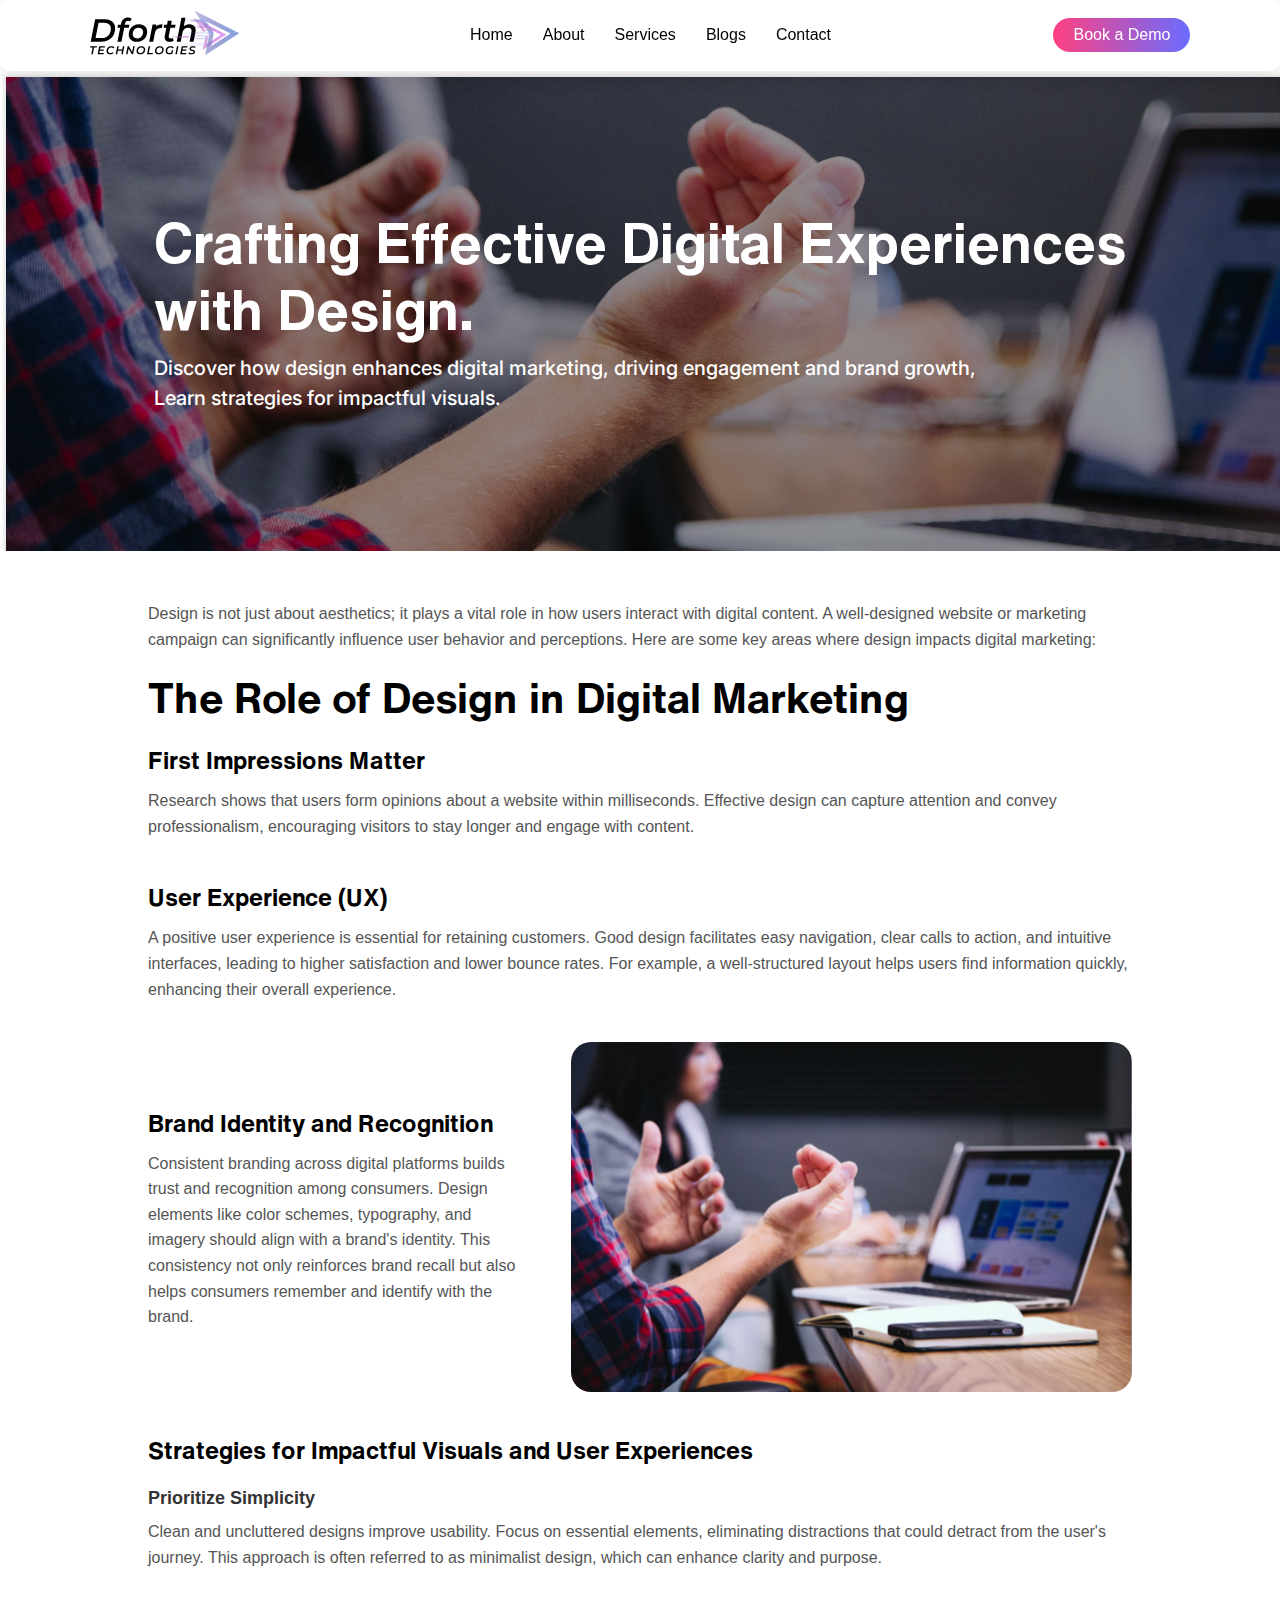
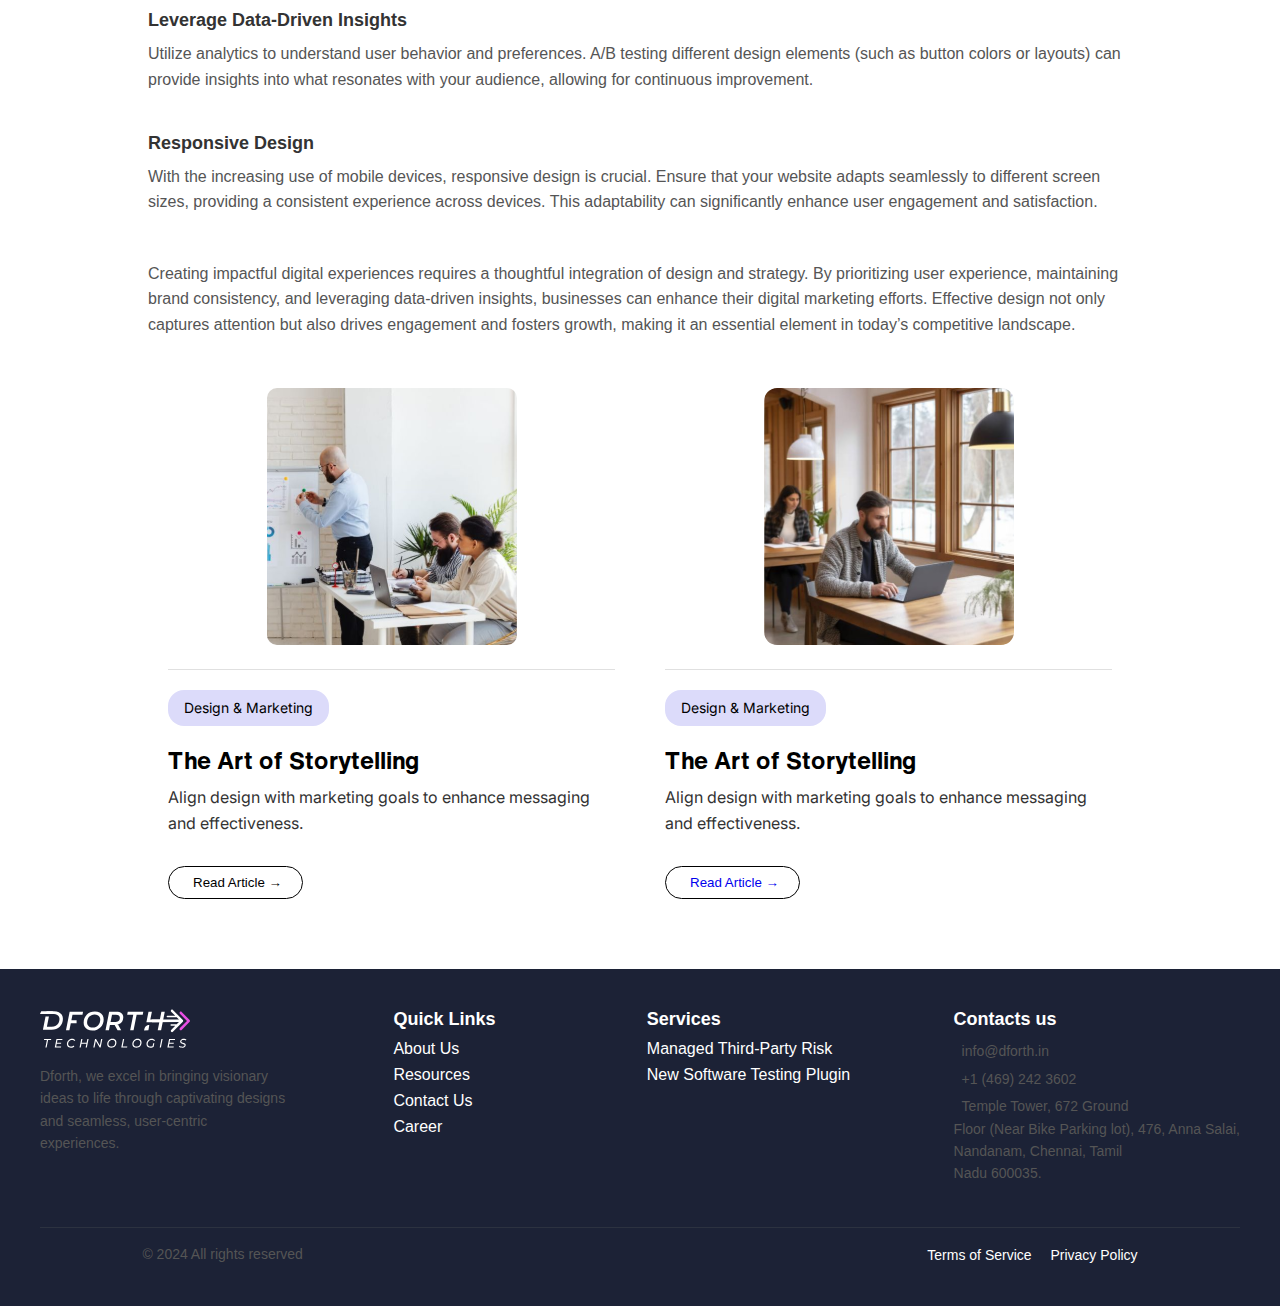
<file: blog-detail/index.html>
<!DOCTYPE html>
<html>

<head>
    <meta charset="UTF-8">
    <meta name="viewport" content="width=device-width, initial-scale=1.0">
    <title>Blog</title>
    <link rel="stylesheet" href="styles.css">
    <link rel="stylesheet" href="/home/home.css">
    <link rel="stylesheet" href="/blogs/styles.css">
    <link href="https://fonts.googleapis.com/css2?family=Inter:wght@400;500;600;700&display=swap" rel="stylesheet">
  </head>
<body>

    <nav class="navbar">
        <div class="logo">
          <img src="/assets/dforth-logo 1.svg" alt="Dforth Technologies Logo">
        </div>
        <ul class="nav-links" id="navLinks">
          <li><a href="/home/index.html" class="nav-item">Home</a></li>
          <li><a href="#about" class="nav-item">About</a></li>
          <li><a href="#services" class="nav-item">Services</a></li>

      <li><a href="/blogs/index.html" class="nav-item">Blogs</a></li>

      <li><a href="/contactus/index.html" class="nav-item">Contact</a></li>
        </ul>
        <a href="#demo" class="btn-demo">Book a Demo</a>
        <div class="hamburger" id="hamburger" onclick="toggleMenu()">&#9776;</div>
      </nav>

      <div  class="blog-detail-header"  >

       <div> <h1>Crafting Effective Digital Experiences<br>with Design.</h1>
        <p>Discover how design enhances digital marketing, driving engagement and brand growth,<br>Learn strategies for impactful visuals.</p>
</div>

      </div>
      <div class="container">
        <header>
          <p>
            Design is not just about aesthetics; it plays a vital role in how users interact with digital content. A well-designed
            website or marketing campaign can significantly influence user behavior and perceptions. Here are some key areas where
            design impacts digital marketing:
          </p>
          <h1>The Role of Design in Digital Marketing</h1>
        </header>
    
        <section class="content">
          <article>
            <h2>First Impressions Matter</h2>
            <p>
              Research shows that users form opinions about a website within milliseconds. Effective design can capture attention
              and convey professionalism, encouraging visitors to stay longer and engage with content.
            </p>
          </article>
    
          <article>
            <h2>User Experience (UX)</h2>
            <p>
              A positive user experience is essential for retaining customers. Good design facilitates easy navigation, clear calls
              to action, and intuitive interfaces, leading to higher satisfaction and lower bounce rates. For example, a well-structured
              layout helps users find information quickly, enhancing their overall experience.
            </p>
          </article>
    
          <article class="brand-article">
           <div>
            <h2>Brand Identity and Recognition</h2>
            <p>
              Consistent branding across digital platforms builds trust and recognition among consumers. Design elements like color
              schemes, typography, and imagery should align with a brand's identity. This consistency not only reinforces brand
              recall but also helps consumers remember and identify with the brand.
            </p>
           </div>
           <img src="/assets/blogs/blogs-header.svg">
          </article>
        </section>
    
        <section class="strategies">
          <h2>Strategies for Impactful Visuals and User Experiences</h2>
          <article>
            <h3>Prioritize Simplicity</h3>
            <p>
              Clean and uncluttered designs improve usability. Focus on essential elements, eliminating distractions that could
              detract from the user's journey. This approach is often referred to as minimalist design, which can enhance clarity
              and purpose.
            </p>
          </article>
    
          <article>
            <h3>Leverage Data-Driven Insights</h3>
            <p>
              Utilize analytics to understand user behavior and preferences. A/B testing different design elements (such as button
              colors or layouts) can provide insights into what resonates with your audience, allowing for continuous improvement.
            </p>
          </article>
    
          <article>
            <h3>Responsive Design</h3>
            <p>
              With the increasing use of mobile devices, responsive design is crucial. Ensure that your website adapts seamlessly
              to different screen sizes, providing a consistent experience across devices. This adaptability can significantly
              enhance user engagement and satisfaction.
            </p>
            <br>
            <br>
            <p>
              Creating impactful digital experiences requires a thoughtful integration of design and strategy. By prioritizing user experience, maintaining brand consistency, and leveraging data-driven insights, businesses can enhance their digital marketing efforts. Effective design not only captures attention but also drives engagement and fosters growth, making it an essential element in today’s competitive landscape.
            </p>
          </article>
        </section>
        <div class="blog-grid"> <div class="blog-card">
          <div class="blog-content">
            <span class="category">Design & Marketing</span>
            <div>
              <h2>The Art of Storytelling</h2>
              <p>Align design with marketing goals to enhance messaging and effectiveness.</p>
            </div>
            <button  class="read-article"><a>Read Article →</a></button>
          </div>
          <div class="blog-image">
            <img src="/assets/blogs/blog-1.svg" alt="Design with Marketing Strategy">
          </div>
        </div>
       
        <div class="blog-card">
          <div class="blog-content">
            <span class="category">Design & Marketing</span>
            <div>
              <h2>The Art of Storytelling</h2>
              <p>Align design with marketing goals to enhance messaging and effectiveness.</p>
            </div>
              <button  class="read-article"><a href="/blog-detail/index.html">Read Article →</a></button>
          </div>
          <div class="blog-image">
            <img src="/assets/blogs/blog-2.svg" alt="Design with Marketing Strategy">
          </div>
        </div>
      </div>
  
      </div>
      
    <!-- //footer -->

    <footer class="footer">
        <div class="footer-content">
          <div class="footer-about">
            <img src="/assets/dforth-light-logo.svg" alt="Dforth Technologies Logo" class="footer-logo">
            <p class="footer-description">
              Dforth, we excel in bringing visionary ideas to life through captivating designs and seamless, user-centric experiences.
            </p>
            <div class="footer-social-icons">
              <a href="#"><i class="fab fa-facebook-f"></i></a>
              <a href="#"><i class="fab fa-twitter"></i></a>
              <a href="#"><i class="fab fa-instagram"></i></a>
              <a href="#"><i class="fab fa-youtube"></i></a>
            </div>
          </div>
    
          <div class="footer-links">
            <h3>Quick Links</h3>
            <ul>
              <li><a href="#">About Us</a></li>
              <li><a href="#">Resources</a></li>
              <li><a href="#">Contact Us</a></li>
              <li><a href="#">Career</a></li>
            </ul>
          </div>
    
          <div class="footer-services">
            <h3>Services</h3>
            <ul>
              <li><a href="#">Managed Third-Party Risk</a></li>
              <li><a href="#">New Software Testing Plugin</a></li>
            </ul>
          </div>
    
          <div class="footer-contact">
            <h3>Contacts us</h3>
            <p><i class="fas fa-envelope"></i> info@dforth.in</p>
            <p><i class="fas fa-phone"></i> +1 (469) 242 3602</p>
            <p><i class="fas fa-map-marker-alt"></i>Temple Tower, 672 Ground<br>Floor (Near Bike Parking lot), 476, Anna Salai,<br>Nandanam, Chennai, Tamil<br>Nadu 600035.</p>
          </div>
        </div>
    
        <div class="footer-bottom">
          <p>© 2024 All rights reserved</p>
          <div class="footer-links-bottom">
            <a href="#">Terms of Service</a>
            <a href="#">Privacy Policy</a>
          </div>
        </div>
      </footer>
</body>
</html>
</file>
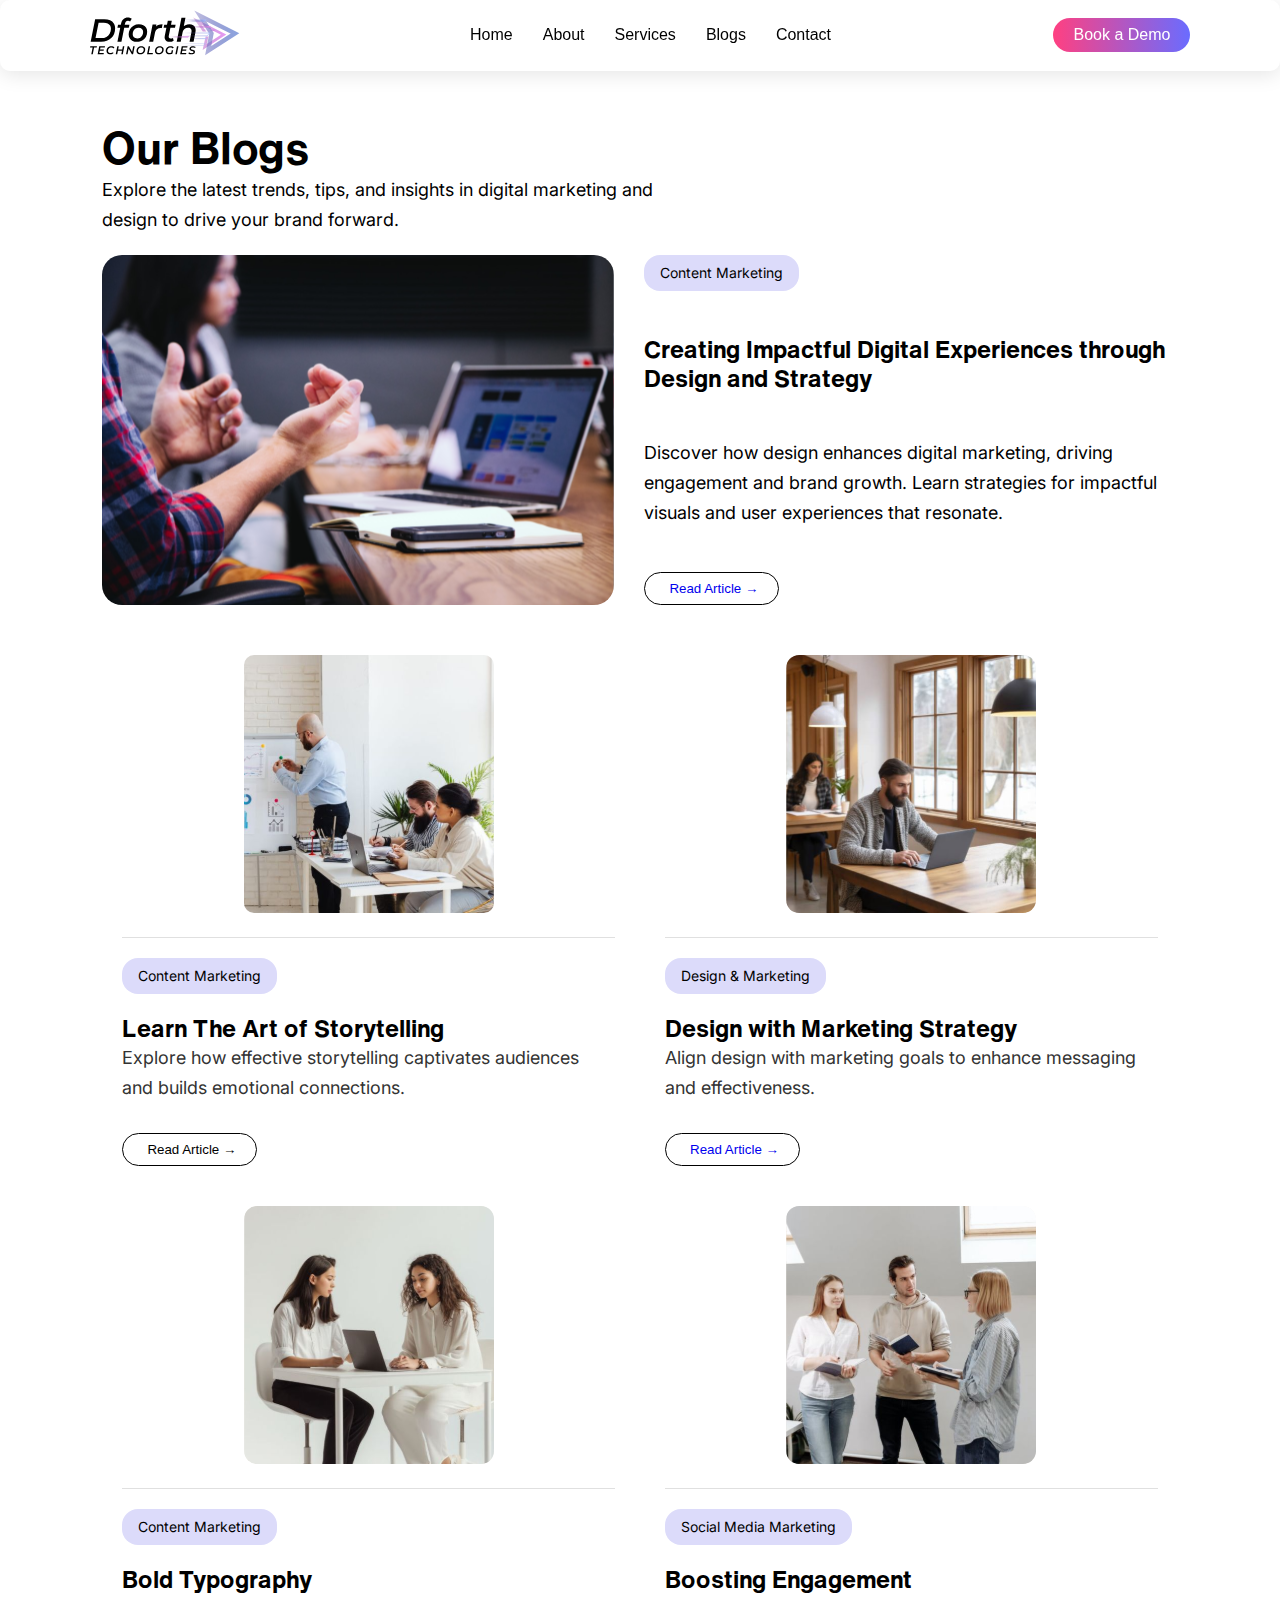
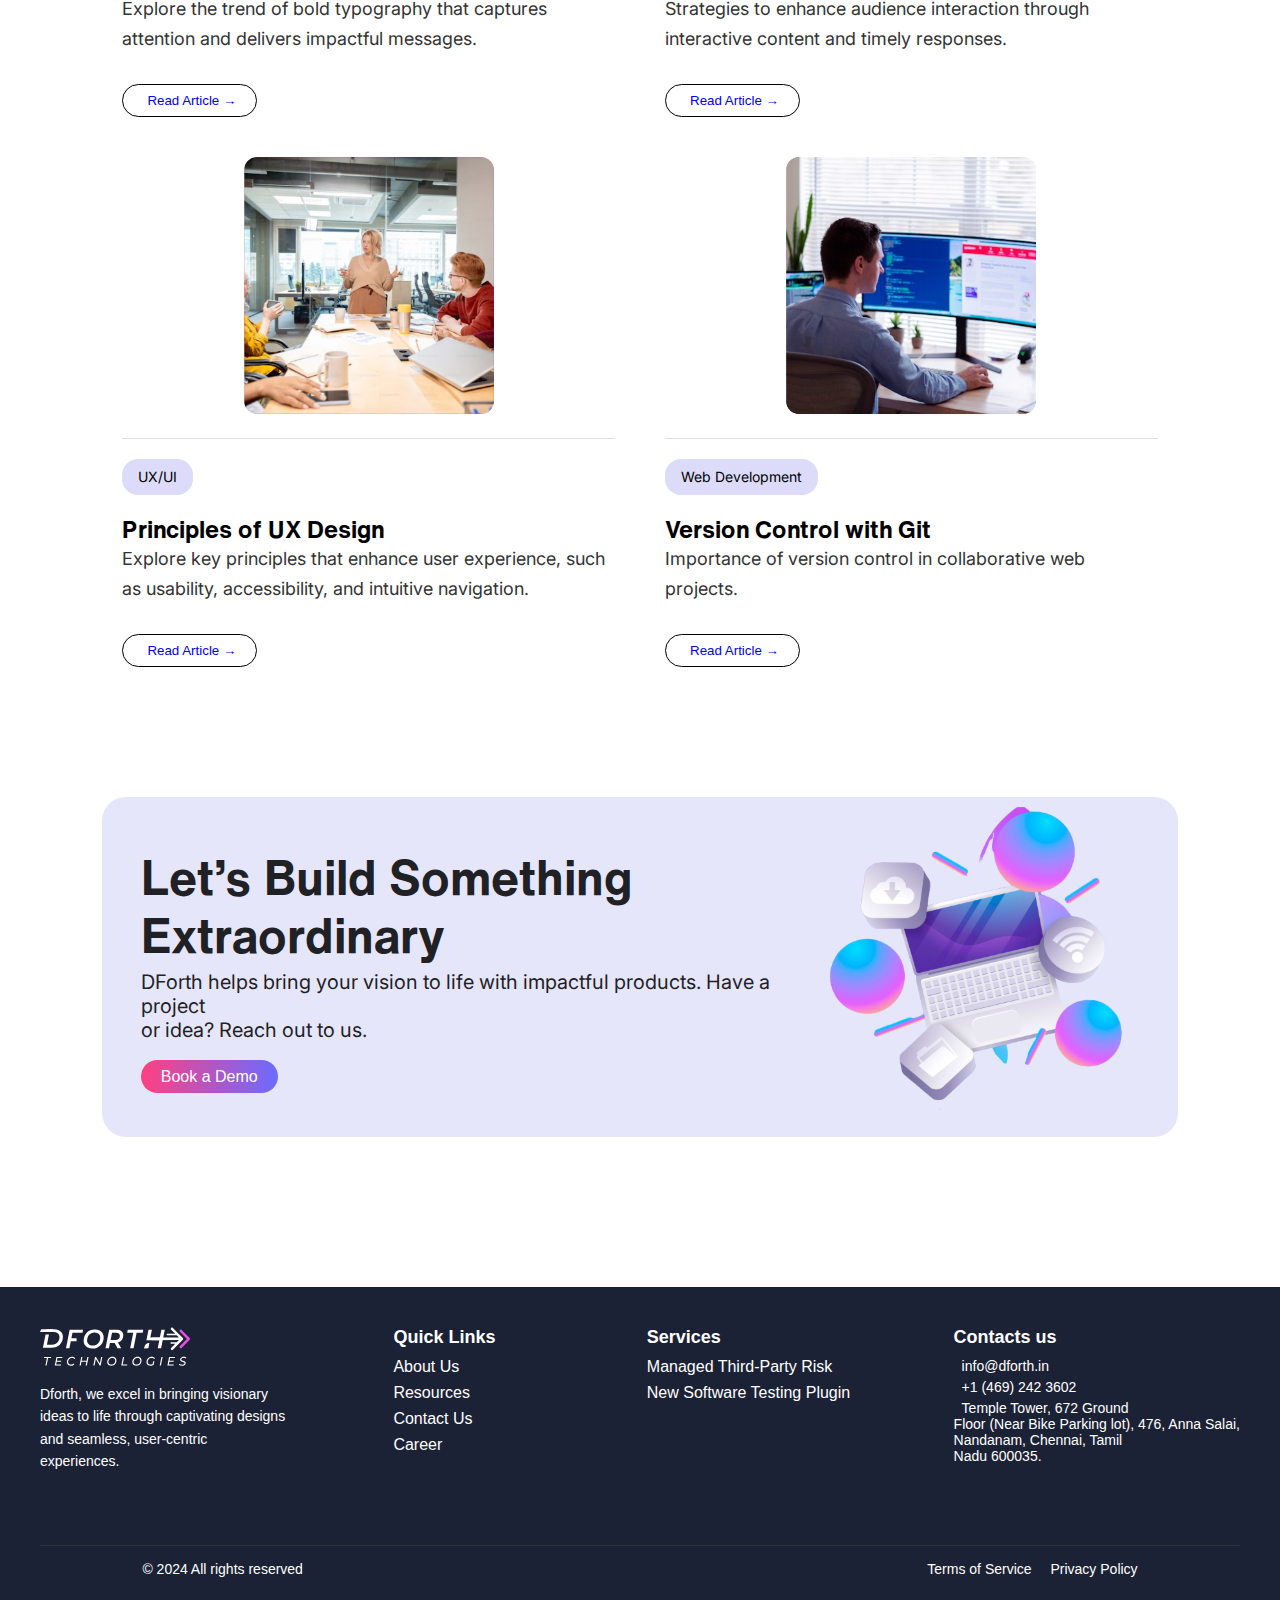
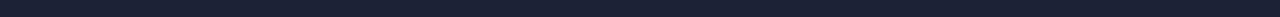
<file: blogs/index.html>
<!DOCTYPE html>
<html lang="en">
<head>
  <meta charset="UTF-8">
  <meta name="viewport" content="width=device-width, initial-scale=1.0">
  <title>Our Blogs</title>
  <link rel="stylesheet" href="styles.css">
  <link rel="stylesheet" href="/home/home.css">
  <link href="https://fonts.googleapis.com/css2?family=Inter:wght@400;500;600;700&display=swap" rel="stylesheet">
  
</head>
<body>
  <nav class="navbar">
    <div class="logo">
      <img src="/assets/dforth-logo 1.svg" alt="Dforth Technologies Logo">
    </div>
    <ul class="nav-links" id="navLinks">
     
      <li><a href="/home/index.html" class="nav-item">Home</a></li>
      <li><a href="#about" class="nav-item">About</a></li>
      <li><a href="#services" class="nav-item">Services</a></li>
      <li><a href="/blogs/index.html" class="nav-item">Blogs</a></li>

      <li><a href="/contactus/index.html" class="nav-item">Contact</a></li>
    </ul>
    <a href="" class="btn-demo">Book a Demo</a>
    <div class="hamburger" id="hamburger" onclick="toggleMenu()">&#9776;</div>
  </nav>

  <!-- Content Wrapper -->
  <div class="content-wrapper">
    <div class="blog-section">
      <h1>Our Blogs</h1>
      <p>Explore the latest trends, tips, and insights in digital marketing and<br>design to drive your brand forward.</p>

      <div class="blog-featured">
        <img src="/assets/blogs/blogs-header.svg" alt="Discussion around a laptop">
        <div class="blog-featured-content">
          <span class="category">Content Marketing</span>
          <h2>Creating Impactful Digital Experiences through Design and Strategy</h2>
          <p>Discover how design enhances digital marketing, driving engagement and brand growth. Learn strategies for impactful visuals and user experiences that resonate.</p>
          <button  class="read-article"><a href="/blog-detail/index.html">Read Article →</a></button>
        </div>
      </div>

      <!-- Blog Articles Grid -->
      <div class="blog-grid">
        <!-- Blog Cards Here -->
        <div class="blog-card">
          <div class="blog-content">
            <span class="category">Content Marketing</span>
            <div>
              <h2 class="category-title">Learn The Art of 
                Storytelling </h2>
              <p class="category-description">Explore how effective storytelling captivates audiences and builds emotional connections.</p>
            </div>
            <button  class="read-article"><a>Read Article →</a></button>
          </div>
          <div class="blog-image">
            <img src="/assets/blogs/blog-1.svg" alt="Design with Marketing Strategy">
          </div>
        </div>
       
        <div class="blog-card">
          <div class="blog-content">
            <span class="category">Design & Marketing</span>
            <div>
              <h2>Design with Marketing Strategy</h2>
              <p>Align design with marketing goals to enhance messaging and effectiveness.</p>
            </div>
              <button  class="read-article"><a href="/blog-detail/index.html">Read Article →</a></button>
          </div>
          <div class="blog-image">
            <img src="/assets/blogs/blog-2.svg" alt="Design with Marketing Strategy">
          </div>
        </div>
       
        <div class="blog-card">
          <div class="blog-content">
            <span class="category">Content Marketing</span>
            <div>
              <h2>Bold Typography</h2>
              <p>Explore the trend of bold typography that captures attention and delivers impactful messages.</p>
            </div>
              <button  class="read-article"><a href="/blog-detail/index.html">Read Article →</a></button>
          </div>
          <div class="blog-image">
            <img src="/assets/blogs/blog-3.svg" alt="Design with Marketing Strategy">
          </div>
        </div>
       
        <div class="blog-card">
          <div class="blog-content">
            <span class="category">Social Media Marketing</span>
            <div>
              <h2>Boosting Engagement</h2>
              <p>Strategies to enhance audience interaction through interactive content and timely responses.</p>
            </div>
              <button  class="read-article"><a href="/blog-detail/index.html">Read Article →</a></button>
          </div>
          <div class="blog-image">
            <img src="/assets/blogs/blog-4.svg" alt="Design with Marketing Strategy">
          </div>
        </div>
       
        <div class="blog-card">
          <div class="blog-content">
            <span class="category">UX/UI</span>
            <div>
              <h2>Principles of  UX Design</h2>
              <p>Explore key principles that enhance user experience, such as usability, accessibility, and intuitive navigation.</p>
            </div>
              <button  class="read-article"><a href="/blog-detail/index.html">Read Article →</a></button>
          </div>
          <div class="blog-image">
            <img src="/assets/blogs/blog-5.svg" alt="Design with Marketing Strategy">
          </div>
        </div>
       
        <div class="blog-card">
          <div class="blog-content">
            <span class="category">Web Development</span>
            <div>
              <h2>Version Control with Git</h2>
              <p>Importance of version control in collaborative web projects.</p>
            </div>
              <button  class="read-article"><a href="/blog-detail/index.html">Read Article →</a></button>
          </div>
          <div class="blog-image">
            <img src="/assets/blogs/blog-6.svg" alt="Design with Marketing Strategy">
          </div>
        </div>
       
       
      </div>
    </div>
    <section  class="help-card-section">

      <div class="help-card-content"><p class="card-title">Let’s Build Something Extraordinary</p>
        <p class="card-description">DForth helps bring your vision to life with impactful products. Have a project<br>or idea? Reach out to us.</p>
        <div><a href="#demo" class="btn-demo">Book a Demo</a></div>
        </div>
        <img src="/assets/svg/help-card.svg">
        </section>
  </div>



  <footer class="footer">
    <div class="footer-content">
      <div class="footer-about">
      
        <img src="/assets/dforth-light-logo.svg" alt="Dforth Technologies Logo" class="footer-logo">
        <p class="footer-description">
          Dforth, we excel in bringing visionary ideas to life through captivating designs and seamless, user-centric experiences.
        </p>
        <div class="footer-social-icons">
          <a href="#"><i class="fab fa-facebook-f"></i></a>
          <a href="#"><i class="fab fa-twitter"></i></a>
          <a href="#"><i class="fab fa-instagram"></i></a>
          <a href="#"><i class="fab fa-youtube"></i></a>
        </div>
      </div>

      <div class="footer-links">
        <h3>Quick Links</h3>
        <ul>
          <li><a href="#">About Us</a></li>
          <li><a href="#">Resources</a></li>
          <li><a href="#">Contact Us</a></li>
          <li><a href="#">Career</a></li>
        </ul>
      </div>

      <div class="footer-services">
        <h3>Services</h3>
        <ul>
          <li><a href="#">Managed Third-Party Risk</a></li>
          <li><a href="#">New Software Testing Plugin</a></li>
        </ul>
      </div>

      <div class="footer-contact">
        <h3>Contacts us</h3>
        <p><i class="fas fa-envelope"></i> info@dforth.in</p>
        <p><i class="fas fa-phone"></i> +1 (469) 242 3602</p>
        <p><i class="fas fa-map-marker-alt"></i>Temple Tower, 672 Ground<br>Floor (Near Bike Parking lot), 476, Anna Salai,<br>Nandanam, Chennai, Tamil<br>Nadu 600035.</p>
      </div>
    </div>

    <div class="footer-bottom">
      <p>© 2024 All rights reserved</p>
      <div class="footer-links-bottom">
        <a href="#">Terms of Service</a>
        <a href="#">Privacy Policy</a>
      </div>
    </div>
  </footer>
</body>
</html>
</file>
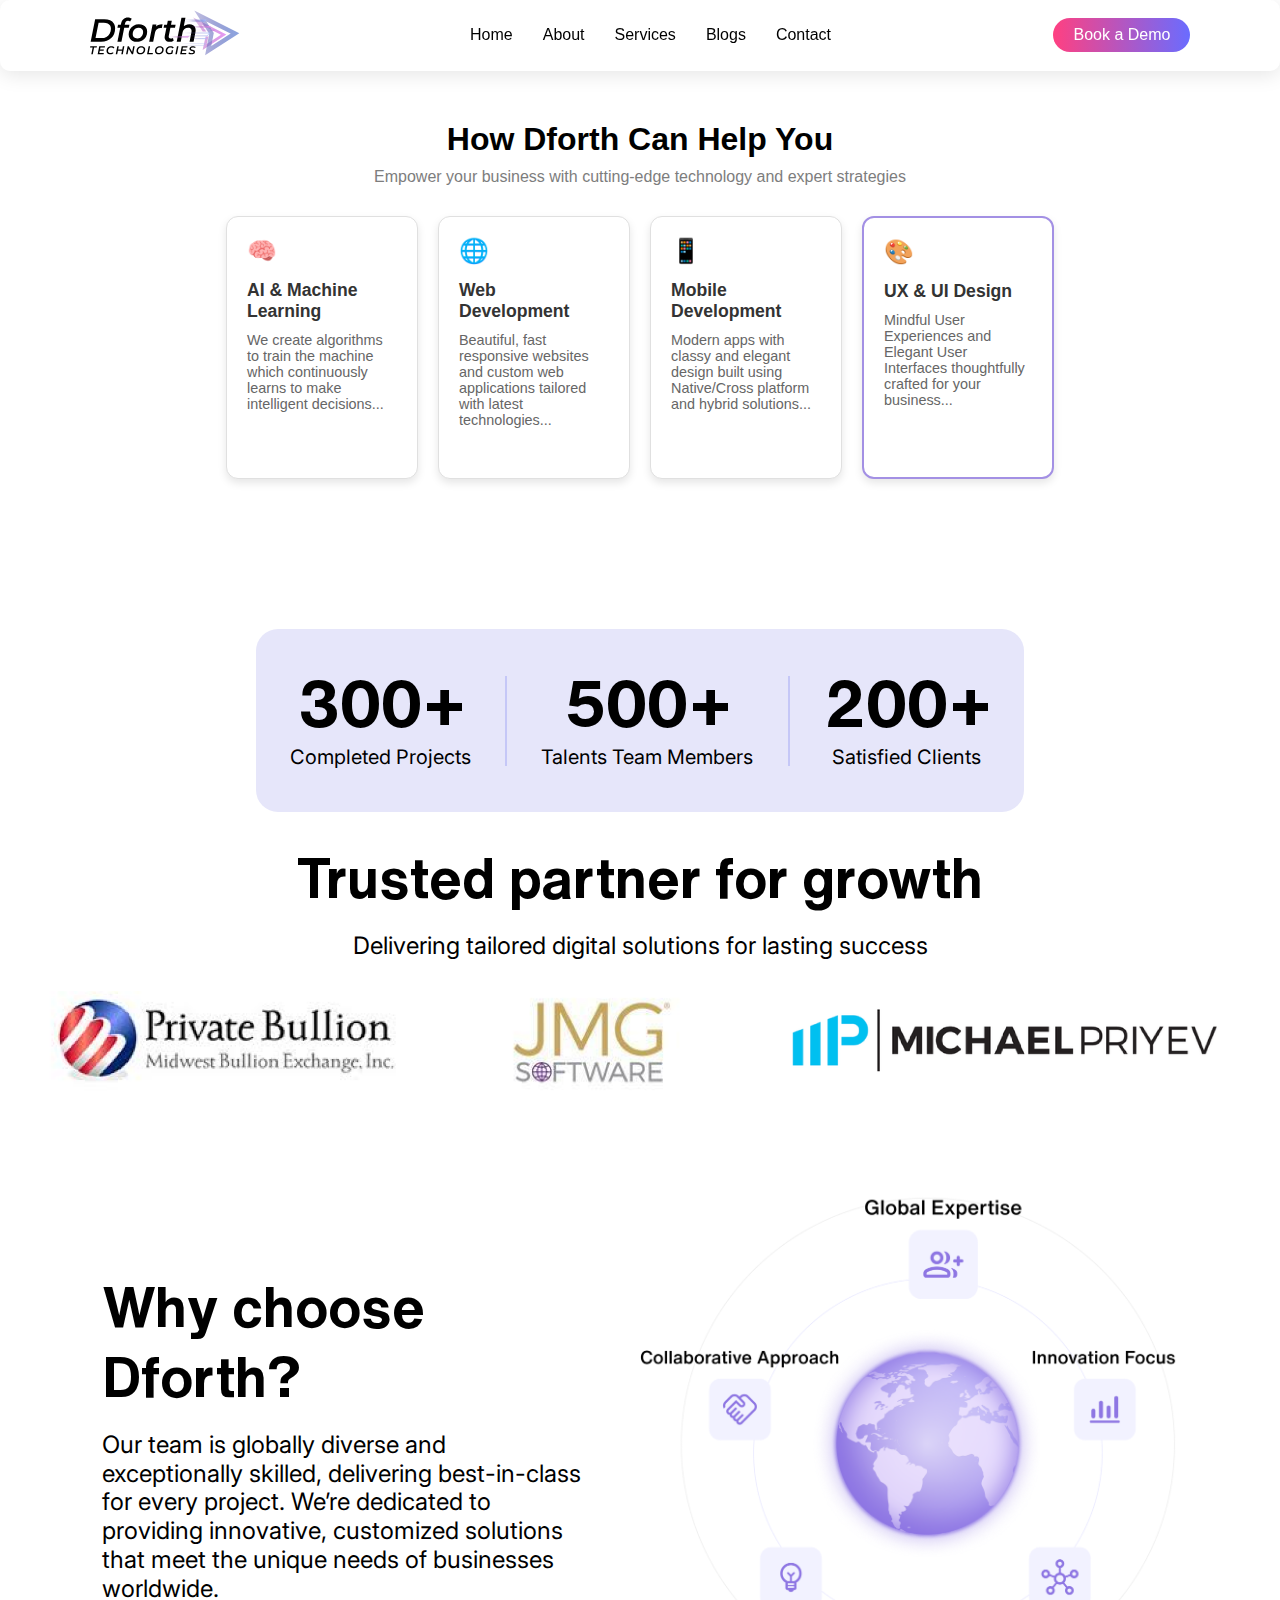
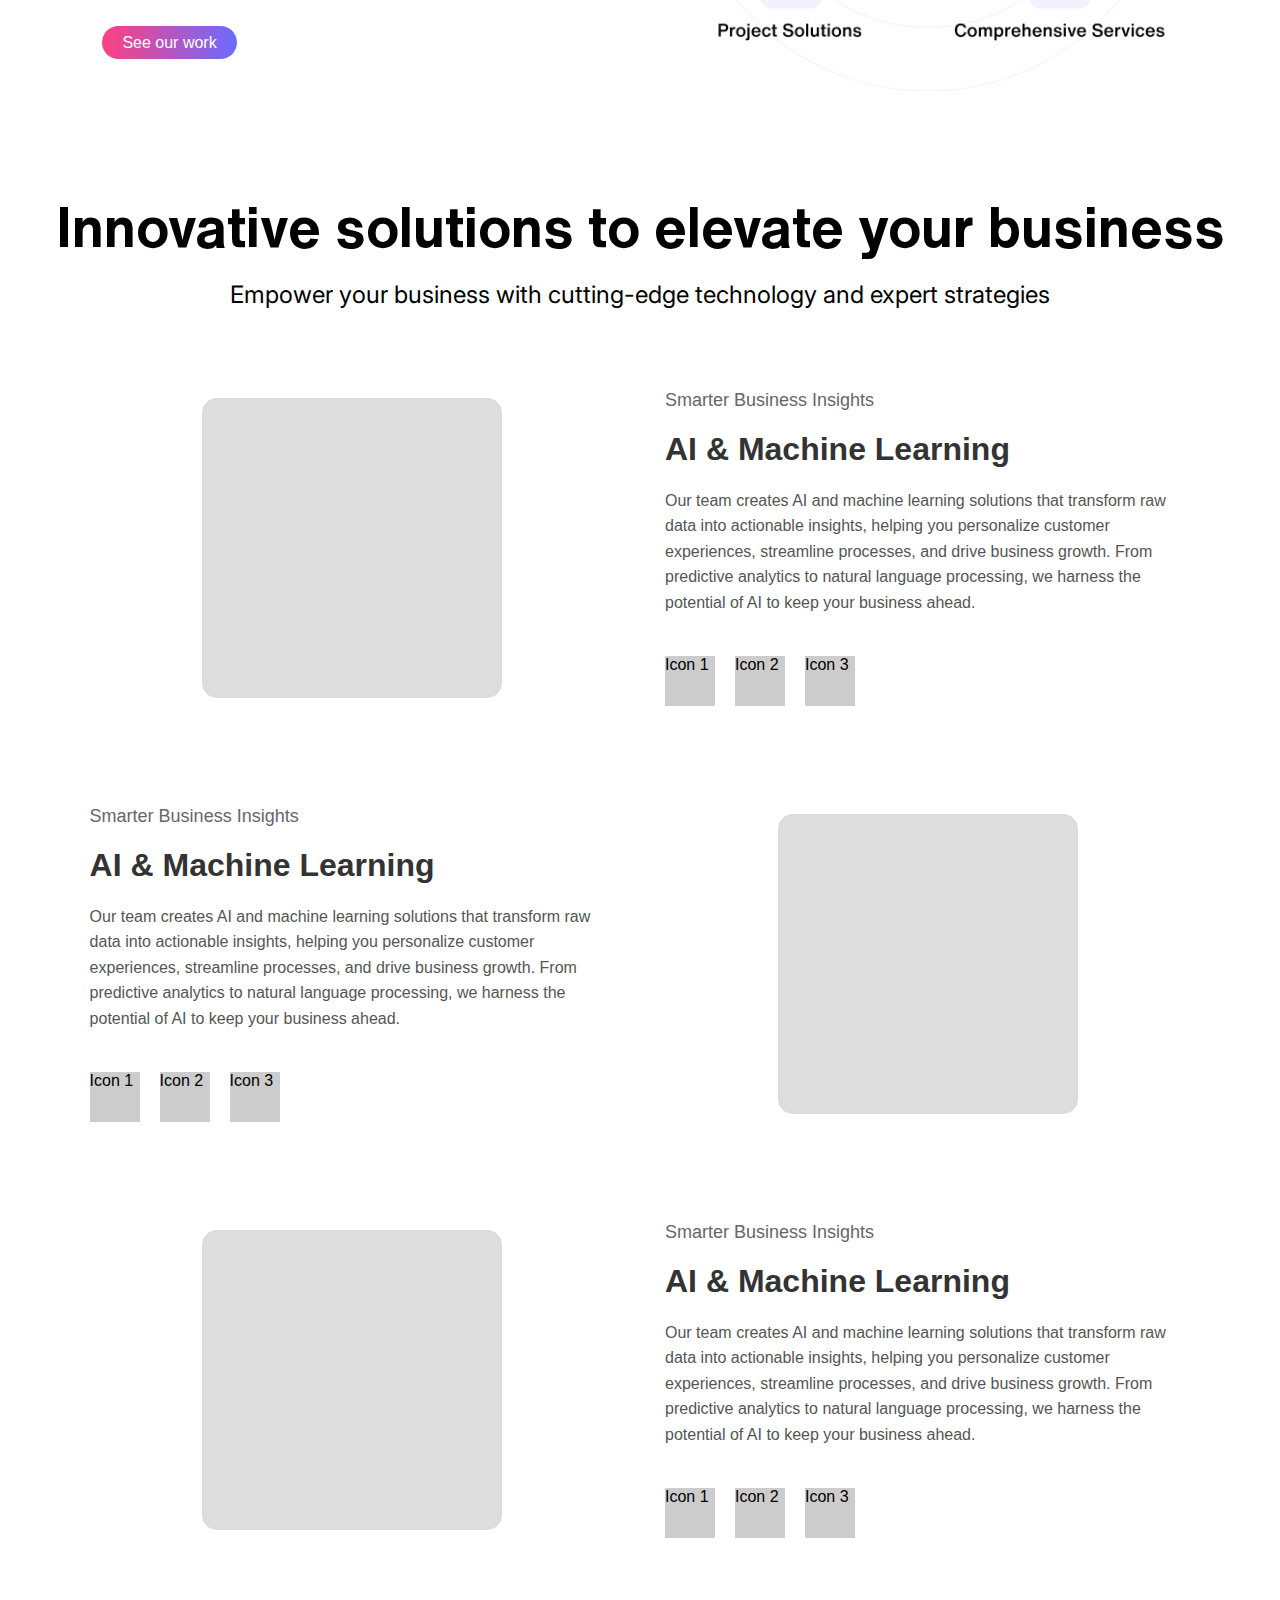
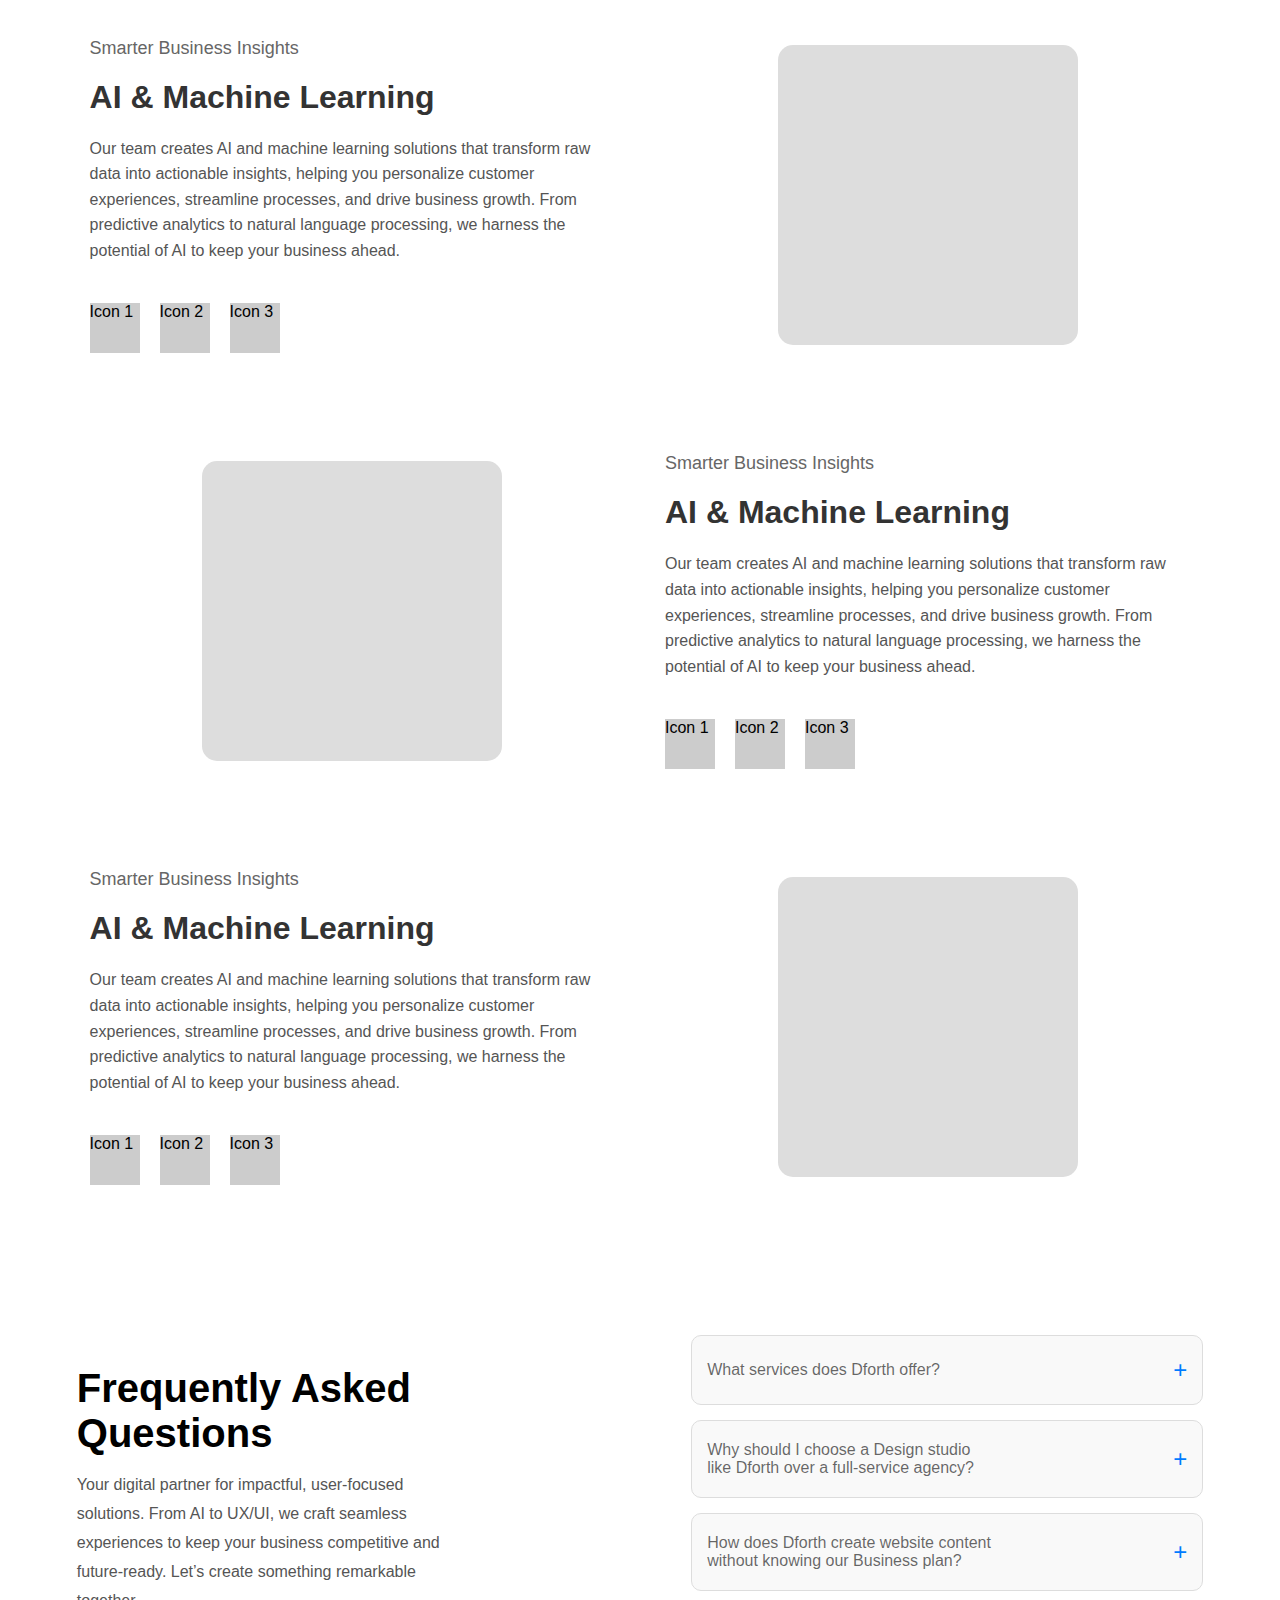
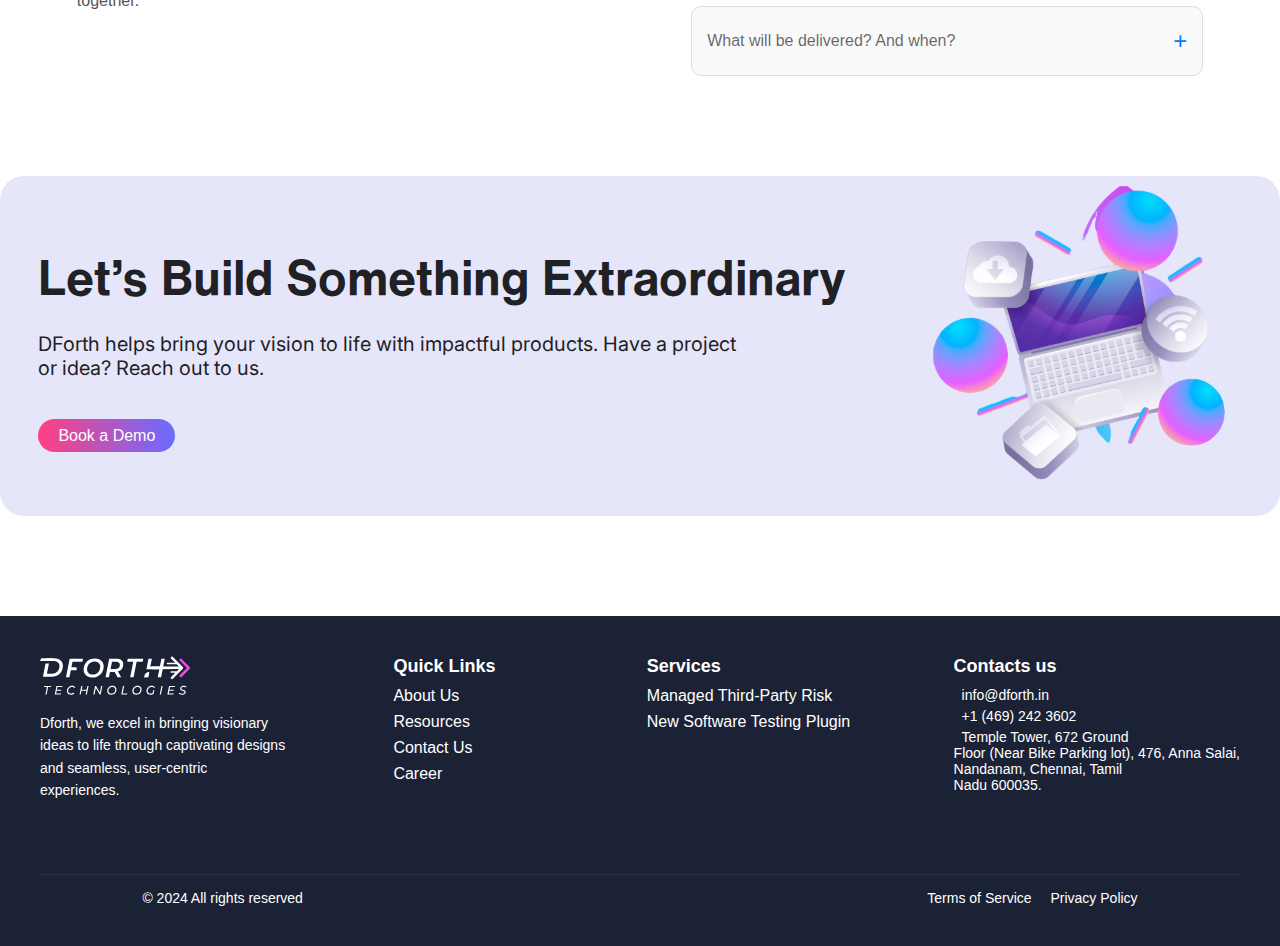
<file: home/index.html>
<!DOCTYPE html>
<html lang="en">
<head>
  <meta charset="UTF-8">
  <meta name="viewport" content="width=device-width, initial-scale=1.0">
  <title>Dforth</title>
  <link href="https://fonts.googleapis.com/css2?family=Inter:wght@400;500;600;700&display=swap" rel="stylesheet">

  <link rel="stylesheet" href="home.css">
</head>
<body>
  <nav class="navbar">
    <div class="logo">
      <img src="/assets/dforth-logo 1.svg" alt="Dforth Technologies Logo">
    </div>
    <ul class="nav-links" id="navLinks">
     
      <li><a href="/home/index.html" class="nav-item">Home</a></li>
      <li><a href="#about" class="nav-item">About</a></li>
      <li><a href="#services" class="nav-item">Services</a></li>
      
      <li><a href="/blogs/index.html" class="nav-item">Blogs</a></li>
      <li><a href="/contactus/index.html" class="nav-item">Contact</a></li>
    </ul>
    <a href="#demo" class="btn-demo">Book a Demo</a>
    <div class="hamburger" id="hamburger" onclick="toggleMenu()">&#9776;</div>
  </nav>



  <section class="services">
    <h2>How Dforth Can Help You</h2>
    <p>Empower your business with cutting-edge technology and expert strategies</p>
    <div class="service-cards">
      <div class="card">
        <div class="icon">🧠</div>
        <h3>AI & Machine Learning</h3>
        <p>We create algorithms to train the machine which continuously learns to make intelligent decisions...</p>
      </div>
      <div class="card">
        <div class="icon">🌐</div>
        <h3>Web Development</h3>
        <p>Beautiful, fast responsive websites and custom web applications tailored with latest technologies...</p>
      </div>
      <div class="card">
        <div class="icon">📱</div>
        <h3>Mobile Development</h3>
        <p>Modern apps with classy and elegant design built using Native/Cross platform and hybrid solutions...</p>
      </div>
      <div class="card highlighted">
        <div class="icon">🎨</div>
        <h3>UX & UI Design</h3>
        <p>Mindful User Experiences and Elegant User Interfaces thoughtfully crafted for your business...</p>
      </div>
    </div>
  </section>
  <section class="partner-section">
    

    <div class="project-stats-container"> 

<div class="stats">
  <h1 class="stats-title">300+</h1>
  <h1 class="stats-value">Completed Projects</h4>
</div>

<div class="vertical-line"></div>
<div class="stats">
  <h1 class="stats-title">500+</h1>
  <h1 class="stats-value">Talents Team Members </h4>
</div>

<div class="vertical-line"></div>
<div class="stats">
  <h1 class="stats-title">200+</h1>
  <h4 class="stats-value">Satisfied Clients</h4>
</div>


   





</div>

<h1 class="title">Trusted partner for growth</h1>
<h5 class="description">Delivering tailored digital solutions for lasting success</h5>

<div class="partners">
  <img src='/assets/partners/privatebullion.png' class="partner-logo">
  <img src='/assets/partners/jmg.png' class="partner-logo">
<img src='/assets/partners/mp.png' class="partner-logo">

</div>
  </section>

  <section class="why-dforth-section">
    
  
    <div class="why-dforth-content-container">
     <div>
      <h1 class="title" style="text-align: start;">Why choose Dforth?</h1>
      <h1 class="description" style="text-align: start;">Our team is globally diverse and exceptionally skilled, delivering best-in-class for every project. We’re dedicated to providing innovative, customized solutions that meet the unique needs of businesses worldwide.</h1>
     
     </div>
     <div>
       <a href="#demo" class="btn-demo">See our work</a>
     </div>
    </div>
    <img src="/assets/whydforth/globaldforth.png" class="globaldforth-image" >
  </section>

  <h1 class="title">Innovative solutions to elevate your business</h1>
  <h2 class="description">Empower your business with cutting-edge technology and expert strategies</h3>
  <section class="ai-machine-learning-section">
    <div class="image-container">
        <div class="placeholder-image"></div>
    </div>
    <div class="content-container">
        <p class="insight-title">Smarter Business Insights</p>
        <h2 class="section-title">AI & Machine Learning</h2>
        <p class="section-description">
            Our team creates AI and machine learning solutions that transform raw data into actionable insights, 
            helping you personalize customer experiences, streamline processes, and drive business growth. From 
            predictive analytics to natural language processing, we harness the potential of AI to keep your business ahead.
        </p>
        <div class="icons">
            <div class="icon-placeholder">Icon 1</div>
            <div class="icon-placeholder">Icon 2</div>
            <div class="icon-placeholder">Icon 3</div>
        </div>
    </div>
  </section>
  <section class="ai-machine-learning-section">
   
    <div class="content-container">
        <p class="insight-title">Smarter Business Insights</p>
        <h2 class="section-title">AI & Machine Learning</h2>
        <p class="section-description">
            Our team creates AI and machine learning solutions that transform raw data into actionable insights, 
            helping you personalize customer experiences, streamline processes, and drive business growth. From 
            predictive analytics to natural language processing, we harness the potential of AI to keep your business ahead.
        </p>
        <div class="icons">
            <div class="icon-placeholder">Icon 1</div>
            <div class="icon-placeholder">Icon 2</div>
            <div class="icon-placeholder">Icon 3</div>
        </div>
    </div>
    <div class="image-container">
      <div class="placeholder-image"></div>
  </div>
  </section>
  <section class="ai-machine-learning-section">
    <div class="image-container">
        <div class="placeholder-image"></div>
    </div>
    <div class="content-container">
        <p class="insight-title">Smarter Business Insights</p>
        <h2 class="section-title">AI & Machine Learning</h2>
        <p class="section-description">
            Our team creates AI and machine learning solutions that transform raw data into actionable insights, 
            helping you personalize customer experiences, streamline processes, and drive business growth. From 
            predictive analytics to natural language processing, we harness the potential of AI to keep your business ahead.
        </p>
        <div class="icons">
            <div class="icon-placeholder">Icon 1</div>
            <div class="icon-placeholder">Icon 2</div>
            <div class="icon-placeholder">Icon 3</div>
        </div>
    </div>
  </section>
  <section class="ai-machine-learning-section">
   
    <div class="content-container">
        <p class="insight-title">Smarter Business Insights</p>
        <h2 class="section-title">AI & Machine Learning</h2>
        <p class="section-description">
            Our team creates AI and machine learning solutions that transform raw data into actionable insights, 
            helping you personalize customer experiences, streamline processes, and drive business growth. From 
            predictive analytics to natural language processing, we harness the potential of AI to keep your business ahead.
        </p>
        <div class="icons">
            <div class="icon-placeholder">Icon 1</div>
            <div class="icon-placeholder">Icon 2</div>
            <div class="icon-placeholder">Icon 3</div>
        </div>
    </div>
    <div class="image-container">
      <div class="placeholder-image"></div>
  </div>
  </section>
  <section class="ai-machine-learning-section">
    <div class="image-container">
        <div class="placeholder-image"></div>
    </div>
    <div class="content-container">
        <p class="insight-title">Smarter Business Insights</p>
        <h2 class="section-title">AI & Machine Learning</h2>
        <p class="section-description">
            Our team creates AI and machine learning solutions that transform raw data into actionable insights, 
            helping you personalize customer experiences, streamline processes, and drive business growth. From 
            predictive analytics to natural language processing, we harness the potential of AI to keep your business ahead.
        </p>
        <div class="icons">
            <div class="icon-placeholder">Icon 1</div>
            <div class="icon-placeholder">Icon 2</div>
            <div class="icon-placeholder">Icon 3</div>
        </div>
    </div>
  </section>
  <section class="ai-machine-learning-section">
   
    <div class="content-container">
        <p class="insight-title">Smarter Business Insights</p>
        <h2 class="section-title">AI & Machine Learning</h2>
        <p class="section-description">
            Our team creates AI and machine learning solutions that transform raw data into actionable insights, 
            helping you personalize customer experiences, streamline processes, and drive business growth. From 
            predictive analytics to natural language processing, we harness the potential of AI to keep your business ahead.
        </p>
        <div class="icons">
            <div class="icon-placeholder">Icon 1</div>
            <div class="icon-placeholder">Icon 2</div>
            <div class="icon-placeholder">Icon 3</div>
        </div>
    </div>
    <div class="image-container">
      <div class="placeholder-image"></div>
  </div>
  </section>
  <section class="faq-section">
    <div class="faq-container">
      <!-- Intro Section -->
      <div class="faq-intro">
        <h1>Frequently Asked<br> Questions</h1>
        <p>Your digital partner for impactful, user-focused<br> solutions. From AI to UX/UI, we craft seamless<br> experiences to keep your business competitive and <br>future-ready. Let’s create something remarkable<br> together.</p>
      </div>

      <!-- FAQ Items -->
      <div class="faq-items">
        <div class="faq-item">
          <button class="faq-question">
            What services does Dforth offer? <span class="icon">+</span>
          </button>
        </div>
        <div class="faq-item">
          <button class="faq-question">
            Why should I choose a Design studio<br> like Dforth over a full-service agency? <span class="icon">+</span>
          </button>
        </div>
        <div class="faq-item">
          <button class="faq-question">
            How does Dforth create website content<br> without knowing our Business plan? <span class="icon">+</span>
          </button>
        </div>
        <div class="faq-item">
          <button class="faq-question">
            What will be delivered? And when? <span class="icon">+</span>
          </button>
        </div>
      </div>
    </div>
  </section>

  
  <section  class="help-card-section">

<div class="help-card-content"><p class="card-title">Let’s Build Something Extraordinary</p>
  <p class="card-description">DForth helps bring your vision to life with impactful products. Have a project<br>or idea? Reach out to us.</p>
  <div><a href="#demo" class="btn-demo">Book a Demo</a></div>
  </div>
  <img src="/assets/svg/help-card.svg">
  </section>
  <footer class="footer">
    <div class="footer-content">
      <div class="footer-about">
       
        <img src="/assets/dforth-light-logo.svg" alt="Dforth Technologies Logo" class="footer-logo">
        <p class="footer-description">
          Dforth, we excel in bringing visionary ideas to life through captivating designs and seamless, user-centric experiences.
        </p>
        <div class="footer-social-icons">
          <a href="#"><i class="fab fa-facebook-f"></i></a>
          <a href="#"><i class="fab fa-twitter"></i></a>
          <a href="#"><i class="fab fa-instagram"></i></a>
          <a href="#"><i class="fab fa-youtube"></i></a>
        </div>
      </div>

      <div class="footer-links">
        <h3>Quick Links</h3>
        <ul>
          <li><a href="#">About Us</a></li>
          <li><a href="#">Resources</a></li>
          <li><a href="#">Contact Us</a></li>
          <li><a href="#">Career</a></li>
        </ul>
      </div>

      <div class="footer-services">
        <h3>Services</h3>
        <ul>
          <li><a href="#">Managed Third-Party Risk</a></li>
          <li><a href="#">New Software Testing Plugin</a></li>
        </ul>
      </div>

      <div class="footer-contact">
        <h3>Contacts us</h3>
        <p><i class="fas fa-envelope"></i> info@dforth.in</p>
        <p><i class="fas fa-phone"></i> +1 (469) 242 3602</p>
        <p><i class="fas fa-map-marker-alt"></i>Temple Tower, 672 Ground<br>Floor (Near Bike Parking lot), 476, Anna Salai,<br>Nandanam, Chennai, Tamil<br>Nadu 600035.</p>
      </div>
    </div>

    <div class="footer-bottom">
      <p>© 2024 All rights reserved</p>
      <div class="footer-links-bottom">
        <a href="#">Terms of Service</a>
        <a href="#">Privacy Policy</a>
      </div>
    </div>
  </footer>

  
  <script>
    function toggleMenu() {
      const navLinks = document.getElementById("navLinks");
      navLinks.classList.toggle("active");
      const hamburger = document.getElementById("hamburger");
      hamburger.classList.toggle("open");
    }
  </script>

</body>
</html>
</file>
<file: blog-detail/styles.css>
.body{
    margin: 0;
}


.blog-detail-header {
    background-image: url('/assets/blog-detail/blog-detail-header.svg');
    width: 100%;
    height: 480px;
    display: flex;
    flex-direction: column;
    justify-content: center; /* Centers content vertically */
    align-items: center; /* Aligns content to the left */
    margin: 0 auto;

}
.brand-article{
    display: flex;
    align-items: center;
}
.brand-article img{ 

    height: 350px;
    border-radius: 20px;
    margin-left: 50px;
}

.blog-detail-header h1 {
    font-family: "Helvetica";
    font-size: 56px;
    font-weight: 700;
    line-height: 67.2px;
    text-align: left;
    text-underline-position: from-font;
    text-decoration-skip-ink: none;
    color: white;
    
}
.blog-detail-header  p{
    font-family: Inter;
    font-size: 20px;
    font-weight: 500;
    line-height: 30px;
    text-align: left;
    text-underline-position: from-font;
    text-decoration-skip-ink: none;
    color: white;
    
}
.container {
    margin: 20px 10vw;
    padding: 20px;
    background: #fff;

   
    border-radius: 8px;
  }
  
  header {
    text-align: left;
    margin-bottom: 20px;
  }
  
  header h1 {
    font-family: "Helvetica";
    font-size: 42px;
    font-weight: 700;
    text-align: left;
    text-underline-position: from-font;
    text-decoration-skip-ink: none;

    margin-top: 20px;
    margin-bottom: 10px;
    
  }
  
  section.content {
    margin-bottom: 30px;
  }
  
  section.content article,
  section.strategies article {
    margin-bottom: 40px;
  }
  
  section.content h2,
  section.strategies h2 {
    font-family: "Helvetica";
    font-size: 24px;
    font-weight: 700;
    line-height: 36px;
    text-align: left;
    text-underline-position: from-font;
    text-decoration-skip-ink: none;
    
  }
  
  section.strategies h3 {
    font-size: 18px;
    color: #333;
    margin-bottom: 8px;
  }
  
  p {
    margin-top: 10px;
    color: #555;
    line-height: 1.6;
  }
  
  .strategies {
    margin-top: 40px;
  }
  
  .strategies h2 {
    margin-bottom: 20px;
    font-size: 22px;
    color: #000;
  }
  
  /* Responsive Design */
  @media (max-width: 768px) {
    .container {
      padding: 10px;
    }
  
    header h1 {
      font-size: 20px;
    }
  
    section.content h2,
    section.strategies h2 {
      font-size: 18px;
    }
  
    section.strategies h3 {
      font-size: 16px;
    }
  }
</file>
<file: blogs/styles.css>
@font-face {
  font-family: 'Helvetica';
  src: URL('/fonts/Helvetica/helveticanowtext-bold-demo.ttf') format('truetype');
}


 
  
  .blog-section {
    text-align: start;
  
  }
  
  .content-wrapper {
    padding: 50px 8vw; /* Default for large screens */
  }
  
  @media (max-width: 1024px) {
    .content-wrapper {
      padding: 30px 5vw; /* Reduced padding for tablets */
    }
  }

  
  .blog-section h1 {
    font-family: "Helvetica";
    font-size: 56px;
    font-weight: 700;
    text-align: left;
    text-underline-position: from-font;
    text-decoration-skip-ink: none;
    
  }
  .blog-section p {
    font-family: Inter;
    font-size: 20px;
    font-weight: 400;
    text-align: left;
    line-height: 30px;
    text-underline-position: from-font;
    text-decoration-skip-ink: none;
    
  }

  @media screen and (max-width: 768px ) {
    .blog-section h1, .page-title {    
        font-size: 28px;
        font-weight: 600;
        text-align: left;
    } 
    .blog-section p{

      font-size: 14px;
    }

    .blog-featured-content {
      height: 40vw;

    }

    .blog-content {
      padding-top: 15px;
 gap: 20px;
      justify-content: space-around;
      text-align: start;
      border-top: 1px solid #e0e0e0;
      height: auto;
    }

    
}

  
  /* Blog Container */
  .blog-container {
    display: grid;
    grid-template-columns: 1fr;
    gap: 10px;
  }
  
  /* Featured Blog Post */
  .blog-featured {
    display: flex;
    flex-direction: column;
    align-items: center;
    text-align: left;
    
margin-top: 20px;
margin-bottom: 20px;
  }
  
  .blog-featured img {
    /* max-width: 350px; */
    width:90vw ;
    border-radius: 10px;
    
  }
  
  .blog-featured-content{
    align-items: start;
    display: flex;
    flex-direction: column;
    text-align: start;

    justify-content: space-between;
    padding-left: 20px;
    height: 40vw;
    max-height: 350px;
  }


  .blog-content {
    margin-top: 15px;
    justify-content: space-around;
    align-items: start;
    display: flex;
    flex-direction: column;
    text-align: start;
    border-top: 1px solid #e0e0e0;
    height: 298px;
  }
  

  
  .blog-content h2 {
    color: #000;
    font-family: "Helvetica";
    font-size: 24px;
    font-style: normal;
    font-weight: 700;padding: 0;
  }
  
  .blog-content p {
    color: #555;
    margin-bottom: 10px;
    padding: 0;
  }
  
  .read-more {
    color: #a17fe0;
    text-decoration: none;
    font-weight: bold;
    margin-top: 10px;
    display: inline-block;
  }
  
  /* Blog Articles Grid */
  .blog-grid {
    margin-top: 50px;
    display: grid;
    grid-template-columns: 1fr;
    gap: 20px;
  }
  
  /* Blog Card */
  .blog-card {
    display: flex;
    align-items: center;
    padding-left: 20px;
    padding-right: 20px;
    border-radius: 10px;
    gap: 20px;
    width: 100%;
    height: auto;
  }
  
  .blog-content {
    flex: 1;
  }
  
  .category {
background: #DCDBFA;

    font-size: 14px;
    color: black;
    border-radius: 16px;
    padding-top: 8px;
    padding-bottom: 8px;
    padding-right: 16px;
    padding-left: 16px;
    font-family: Inter;
font-size: 14px;
font-weight: 400;
line-height: 20px;
text-align: left;
text-underline-position: from-font;
text-decoration-skip-ink: none;

  }
  
  /* h2 {
    font-family: "Helvetica";
    font-size: 24px;
    font-weight: 700;
    line-height: 36px;
    text-align: left;
    text-underline-position: from-font;
    text-decoration-skip-ink: none;
  } */
  
  .category-title , .blog-featured-content h2{
    font-family: "Helvetica";
font-size: 24px;
font-weight: 700;;
text-align: left;
text-underline-position: from-font;
text-decoration-skip-ink: none;

  }

  @media screen and (max-width: 768px ) {


    .blog-section{
     
      width: 90vw;
    }
    .blog-featured-content{
      
      margin-top: 25px;
      height: auto;
      gap: 10px;
      padding-left: 0;
    }

    .category-title , .blog-featured-content h2{
      font-size: 20px;
  
    }

   
}


  .blog-content p {
    color: #333;
    font-family: Inter;
    font-size: 16px;
    font-style: normal;
    font-weight: 400;
    padding: 0;
}
  
  .read-article {
    width: Fixed (138px)px;
    height: Fixed (38px)px;
    padding: 8px 20px 8px 24px;
    gap: 4px;
    border-radius: 40px ;
    border: 1px 0px 0px 0px;
    opacity: 0px;
    border: 1px solid;

  border-image-source: linear-gradient(90deg, #FF4F5E 0%, #FF8B8C 100%),
  linear-gradient(90deg, rgba(234, 78, 227, 0.4) -26.87%, #618CFF 100%);

  background: #FFFFFF;

    cursor: pointer;
    transition: all 0.3s ease;
  }

   .read-article a{
    text-decoration: none;
  }
   .read-article a:hover{
    color: #000;
  }
  
  .read-article:hover {
    background: #DCDBFA;
    color: #fff;
  }
  
  .blog-image img {
    border-radius: 10px;
    width: 250px;
    height: 300px;
  }
  

 

  /* Responsive styling */
  @media (max-width: 768px) {
    .blog-card {
      flex-direction: column-reverse;
      text-align: center;
      width: 90vw;
      padding-left: 0;
      padding-right: 0;
      margin-top: 15px;
      margin-bottom: 15px;
    }
  .blog-image img {
    width: 90vw;
    height: auto;
    max-width: 400px;
  }

  .blog-content {
    margin-top: 0px;
    
  }
  
    .blog-grid {
      grid-template-columns: 1fr;
      gap: 10px;
      
    }
  }
  
  @media (min-width: 768px) {
    .blog-container {
      grid-template-columns: 1fr 2fr;
    }
  
    .blog-featured {
      flex-direction: row;
      align-items: flex-start;
    
    }
  
    .blog-featured img {
      width:40vw;
      border-radius: 20px;
      height: 40vw;
      max-height: 350px;
      margin-right: 10px;
    }
    .blog-content{
      margin-top: 0;
    }
  
    .blog-content p {
        color: #333;
        font-family: Inter;
        font-size: 16px;
        font-style: normal;
        font-weight: 400;
        padding: 0;
    }
  }
  
  @media (min-width: 992px) {
    .blog-grid {
      grid-template-columns: repeat(2, 1fr); /* Fixed two-column layout */
      gap: 10px; 
    }
  }
  
  @media (min-width: 993px)  and (max-width:1330px) {
    .blog-card{

      flex-direction: column-reverse;
      margin-bottom: 30px;
      
    }

    .blog-card img{
      height: auto;
    }
    .blog-content{
      gap: 20px;
      padding-top: 20px;
    }
  }
  


  @media screen and (min-width: 1024px )  and (max-width:1550px) {

    .blog-section h1 ,.page-title {    
      font-size: 45px;
      font-weight: 600;
      text-align: left;
  } 
.blog-section p {
      font-size: 18px;
      
  }
  .blog-section h1 ,.page-title {    
    font-size: 45px;
    font-weight: 600;
    text-align: left;
} 
.blog-section p {
    font-size: 18px;
    
}


.category-title , .blog-featured-content h2{
  font-size: 24px;
  
}
  }


  @media screen and (min-width: 769px )  and (max-width:1023px) {

    .category-title , .blog-featured-content h2{
      font-size: 22px;
     
  } 
  .blog-section h1, .page-title {    
    font-size: 40px;
    font-weight: 600;
    text-align: left;
} 

.blog-section p {
  font-size: 16px;
  
}
  }
</file>
<file: home/home.css>
/* Reset and Global Styles */

@font-face {
  font-family: 'Helvetica';
  src: URL('/fonts/Helvetica/helveticanowtext-bold-demo.ttf') format('truetype');
}
* {
    margin: 0;
    padding: 0;
    box-sizing: border-box;
    font-family: Arial, sans-serif;
}



/* Navbar Styles */
.navbar {
    position: sticky;
    top: 0;
    z-index: 10;
    display: flex;
    align-items: center;
    justify-content: space-between;
    padding: 10px 7vw;
    background: rgba(255, 255, 255, 0.3);
    border-bottom: 1px solid rgba(255, 255, 255, 0.18);
    box-shadow: 0px 4px 20px rgba(0, 0, 0, 0.1);
    backdrop-filter: blur(10px);
    border-radius: 10px;
}

.partner-section{
text-align: center;
    margin: 0 auto;

    margin-top: 100px;
    margin-bottom: 100px;
}
.project-stats-container{


    width: 60vw;
    height: 183px;
    border-radius: 22px;
    background: #E6E6FA;
    margin: 0 auto;
    display: flex;
    justify-content:space-evenly;
    align-items: center;

}

.stats{
    display: flex;
    flex-direction: column;
    align-items: center;
    justify-content: center;
}
.stats-title{
    font-family: 'Helvetica';
font-size: 64px;
font-weight: 500;
line-height: 63px;
text-align: center;
text-underline-position: from-font;
text-decoration-skip-ink: none;

}
.stats-value{
    padding-top: 10px;
    font-family: 'Inter', sans-serif;
    font-size: 20px;
    font-weight: 400;
    text-align: center;
    text-underline-position: from-font;
    text-decoration-skip-ink: none;
    

}

.vertical-line{

    height: 90px;
    width: 2px;
    background: #7981F24D;

}


.partners{

    display: flex;
     justify-content: space-around;
}
.title{
    font-family: "Helvetica" ;
font-size: 56px;
font-weight: 700;
line-height: 70px;
text-align: center;
text-underline-position: from-font;
text-decoration-skip-ink: none;


margin-top: 30px;
margin-bottom: 20px;

}
.description{
    font-family: 'Inter', sans-serif;
    font-size: 24px;
    font-weight: 400;
    line-height: 28.8px;
    text-align: center;
    text-underline-position: from-font;
    text-decoration-skip-ink: none;
    margin-bottom: 30px;
    

}

.partner-logo{
    height:100px;
    width: auto;
}


.why-dforth-section{

    margin-left: 8vw;
    margin-right: 8vw;
    display: flex;
    justify-content: space-between;
    align-items: center;
    margin-top: 100px;
    margin-bottom: 100px;

}
.why-dforth-content-container{
    text-align: start;
    width: 45%;
    height: 400px;
    justify-content: space-between;
    display: flex;
    flex-direction: column;
}
.globaldforth-image{
    height: 500px;
}
.logo img {
    width: 150px;
    height: auto;
    margin-right: 8px;
}

.nav-links {
    list-style: none;
    display: flex;
    gap: 30px;
}

.nav-item {
    text-decoration: none;
    color: #000;
    font-size: 16px;
    font-weight: 500;
    position: relative;
    transition: color 0.3s ease;
}

.btn-demo {
    text-decoration: none;
    padding: 8px 20px;
    background: linear-gradient(to right, #ff4081, #6a6cff);
    color: #fff;
    border-radius: 20px;
    font-weight: 500;
}

.hamburger {
    display: none;
    font-size: 24px;
    cursor: pointer;
}

@media (max-width: 768px) {
    .navbar {
        padding: 10px 5vw;
    }

    .nav-links {
        position: absolute;
        top: 60px;
        right: -100%;
        background: rgba(255, 255, 255, 0.95);
        width: 100%;
        height: 100vh;
        display: flex;
        flex-direction: column;
        align-items: center;
        justify-content: center;
        transition: right 0.3s ease;
        backdrop-filter: blur(10px);
        z-index: 5;
    }

    .nav-links.active {
        right: 0;
    }

    .hamburger {
        display: block;
    }
}

/* Services Section */
.services {
    text-align: center;
    padding: 50px 7vw;
}

.services h2 {
    font-size: 2em;
    font-weight: bold;
    margin-bottom: 10px;
}

.services p {
    font-size: 1em;
    color: #7d7d7d;
    margin-bottom: 30px;
}

/* Service Cards */
.service-cards {
    display: flex;
    flex-wrap: wrap;
    gap: 20px;
    justify-content: center;
}

.card {
    background-color: #ffffff;
    border: 1px solid #e0e0e0;
    border-radius: 12px;
    padding: 20px;
    width: 15vw;
    box-shadow: 0 4px 8px rgba(0, 0, 0, 0.1);
    text-align: left;
    transition: transform 0.3s;
}

.card:hover {
    transform: translateY(-5px);
}

.card h3 {
    font-size: 1.1em;
    color: #333333;
    margin-top: 15px;
}

.card p {
    font-size: 0.9em;
    color: #666666;
    margin-top: 10px;
}

.icon {
    font-size: 2em;
    color: #a390e4;
}

.highlighted {
    border: 2px solid #a390e4;
}

.highlighted .icon {
    color: #7a5bc5;
}

/* AI & Machine Learning Section */
.ai-machine-learning-section {
    display: flex;
    align-items: center;
    padding: 50px 7vw;
    gap: 50px;
}

.image-container {
    flex: 1;
    display: flex;
    align-items: center;
    justify-content: center;
}

.placeholder-image {
    width: 300px;
    height: 300px;
    background-color: #ddd;
    border-radius: 15px;
}

.content-container {
    flex: 1;
    display: flex;
    flex-direction: column;
    gap: 20px;
}

.insight-title {
    font-size: 18px;
    color: #666;
    font-weight: 500;
}

.section-title {
    font-size: 32px;
    color: #333;
    font-weight: bold;
}

.section-description {
    font-size: 16px;
    color: #555;
    line-height: 1.6;
}

.icons {
    display: flex;
    gap: 20px;
    margin-top: 20px;
}

.icon-placeholder {
    width: 50px;
    height: 50px;
    background-color: #ccc;
    border-radius: 50
}






   /* Footer Styles */
   .footer {
    background-color: #1C2236;
    color: #FFFFFF;
    padding: 40px;
  }
  
  .footer-content {
    display: flex;
    flex-wrap: wrap;
    justify-content: space-between;
   
  }
  
  .footer-about {
    max-width: 250px;
  }
  
  .footer-logo {
    width: 150px;
  }
  
  .footer-description {
    margin-top: 10px;
    font-size: 14px;
    line-height: 1.6;
  }
  
  .footer-social-icons {
    margin-top: 20px;
  }
  
  .footer-social-icons a {
    color: #FFFFFF;
    font-size: 20px;
    margin-right: 15px;
  }
  
  .footer-links, .footer-services, .footer-contact {
    min-width: 150px;
  }
  
  .footer-links h3, .footer-services h3, .footer-contact h3 {
    font-size: 18px;
    margin-bottom: 10px;
  }
  
  .footer-links ul, .footer-services ul {
    list-style: none;
    padding: 0;
  }
  
  .footer-links li, .footer-services li {
    margin-bottom: 8px;
  }
  
  .footer-links a, .footer-services a {
    color: #FFFFFF;
    text-decoration: none;
  }
  
  .footer-links a:hover, .footer-services a:hover {
    text-decoration: underline;
  }
  
  .footer-contact p {
    font-size: 14px;
    margin: 5px 0;
  }
  
  .footer-contact i {
    margin-right: 8px;
  }
  
  .footer-bottom {
    display: flex;
    justify-content: space-between;
    align-items: center;
    border-top: 1px solid #2C3240;
    padding-top: 15px;
    margin-top: 30px;
    font-size: 14px;
    padding-left: 8vw;
    padding-right: 8vw;
  }
  
  .footer-bottom p {
    margin: 0;
  }
  
  .footer-links-bottom a {
    color: #FFFFFF;
    text-decoration: none;
    margin-left: 15px;
  }
  
  .footer-links-bottom a:hover {
    text-decoration: underline;
  }
 /* FAQ Section Styling */
 .faq-section {
    margin-left: 6vw;
    margin-right: 6vw;
    margin-top: 100px;
    margin-bottom: 100px;
    background-color: #fff;
  }
  
  .faq-container {
    display: flex;
    align-items: center;
    justify-content: space-between;
    
    text-align: left;
  }
  
  .faq-intro {
    margin-bottom:30px;
  }
  
  .faq-intro h1 {
    font-size: 2.5rem;
    color: #000;
    margin-bottom: 15px;
  }
  
  .faq-intro p {
    font-size: 1rem;
    color: #555;
    line-height: 1.8;
  }
  
  /* FAQ Items */
  .faq-items {
    display: flex;
    flex-direction: column;
    gap: 15px;
  }
  
  .faq-item {
    width: 40vw;
    border: 1px solid #ddd;
    border-radius: 10px;
    background-color: #f9f9f9;
    overflow: hidden;
  }
  
  .faq-question {
    color: rgba(0, 0, 0, 0.60);
    width: 100%;
    padding: 20px 15px;
    font-size: 1rem;
    font-weight: 500;
    text-align: left;
    background: none;
    border: none;
    outline: none;
    display: flex;
    justify-content: space-between;
    align-items: center;
    cursor: pointer;
  }
  
  .faq-question:hover {
    color:black ;
    background-color: #f4f4f4;
  }
  
  .icon {
    font-size: 1.5rem;
    color: #007bff;
  }
  
  /* Responsive Design */
  @media (max-width: 768px) {
    .faq-intro h1 {
      font-size: 2rem;
    }
  
    .faq-intro p {
      font-size: 0.95rem;
    }
  
    .faq-question {
      font-size: 0.9rem;
    }
  
    .icon {
      font-size: 1.3rem;
    }
  }
  


  /* help card section */


  .help-card-section{
    width: 100%;
    height: 340px;
    margin-top: 100px;
    margin-bottom: 100px;
    
    border-radius: 24px;
    background: #E6E6FA;
    display: flex;
    padding-left: 3vw;
    padding-right: 3vw;
  align-items: center;
    justify-content: space-between;
  }


  .help-card-content{
    height: 250px;
    display: flex;
    flex-direction: column;
    justify-content: space-evenly;
  }
  .card-title{
    color: #1F2125;
    font-family: "Helvetica";
    font-size: 48px;
    font-style: normal;
    font-weight: 700;
  }
  .card-description{
    color: #1F2125;
  font-family: Inter;
  font-size: 20px;
  margin-bottom: 20px;
  font-style: normal;
  font-weight: 400;

    }

  @media  screen and (min-width:1024px) and(max-width: 1550px) {

    
   
    .card-description{

      font-size: 18px;
      margin-bottom: 14px;
    }
  }
  @media  screen and (min-width:1035px) and(max-width: 1550px) {

    .card-title{
      font-size: 44px;
    }
   
  }
  @media screen and (min-width: 769px )  and (max-width:1034px) {

    .card-title{
      font-size: 40px;
    }
   
  }
  @media screen and (min-width: 769px )  and (max-width:1023px) {
    .card-title{
      font-size: 40px;
    }
    .card-description{

      font-size: 16px;
      margin-bottom: 14px;
    }
    .help-card-section img{

      width: 30vw;
      
    }
  }


  @media (max-width: 768px) {

    .help-card-section{
      height: auto;
      flex-direction: column-reverse;
      padding: 30px;
      margin-top: 30px;
      margin-bottom: 10px;
    }
    .help-card-content{
      flex-direction: column;
    height: auto;
    gap: 15px;
    
    }

    .card-title{
      font-size: 24px;
    }
    .card-description{

      font-size: 14px;
      margin-bottom: 14px;
    }
   
  }
</file>
